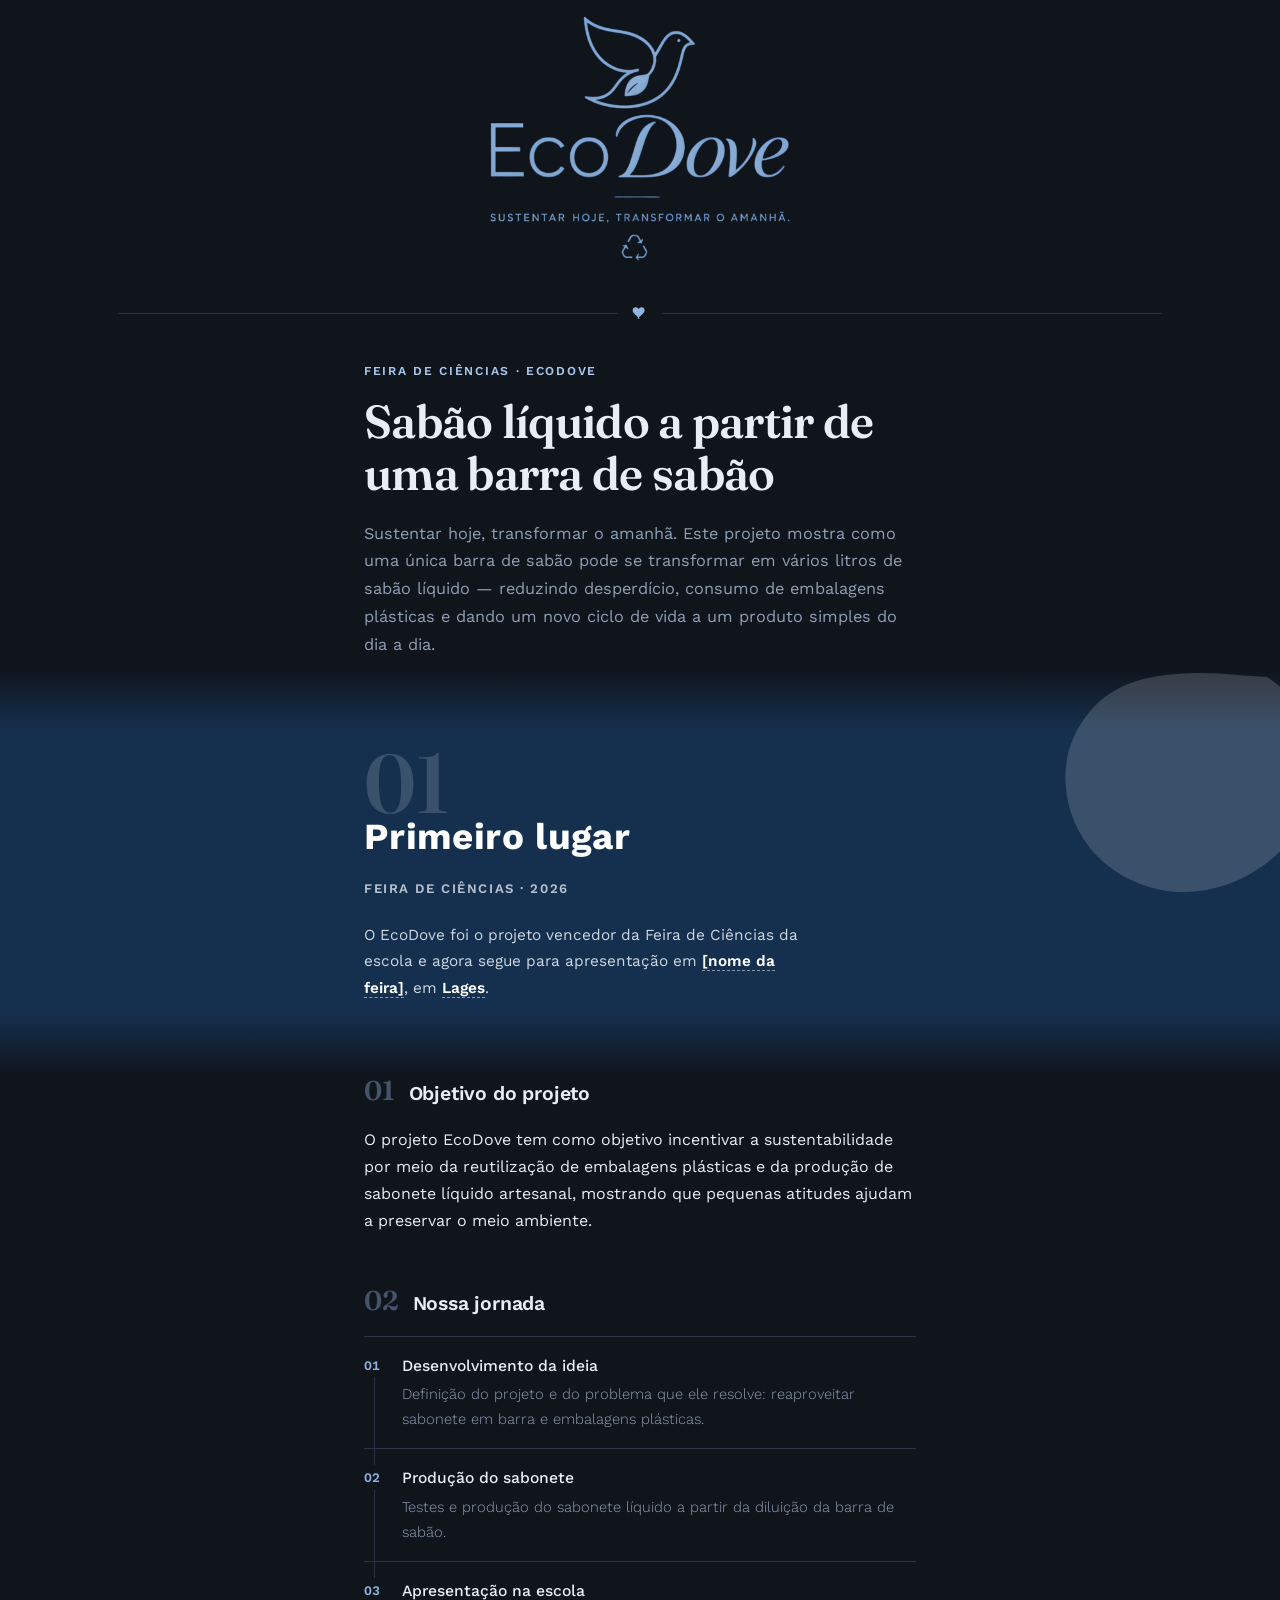
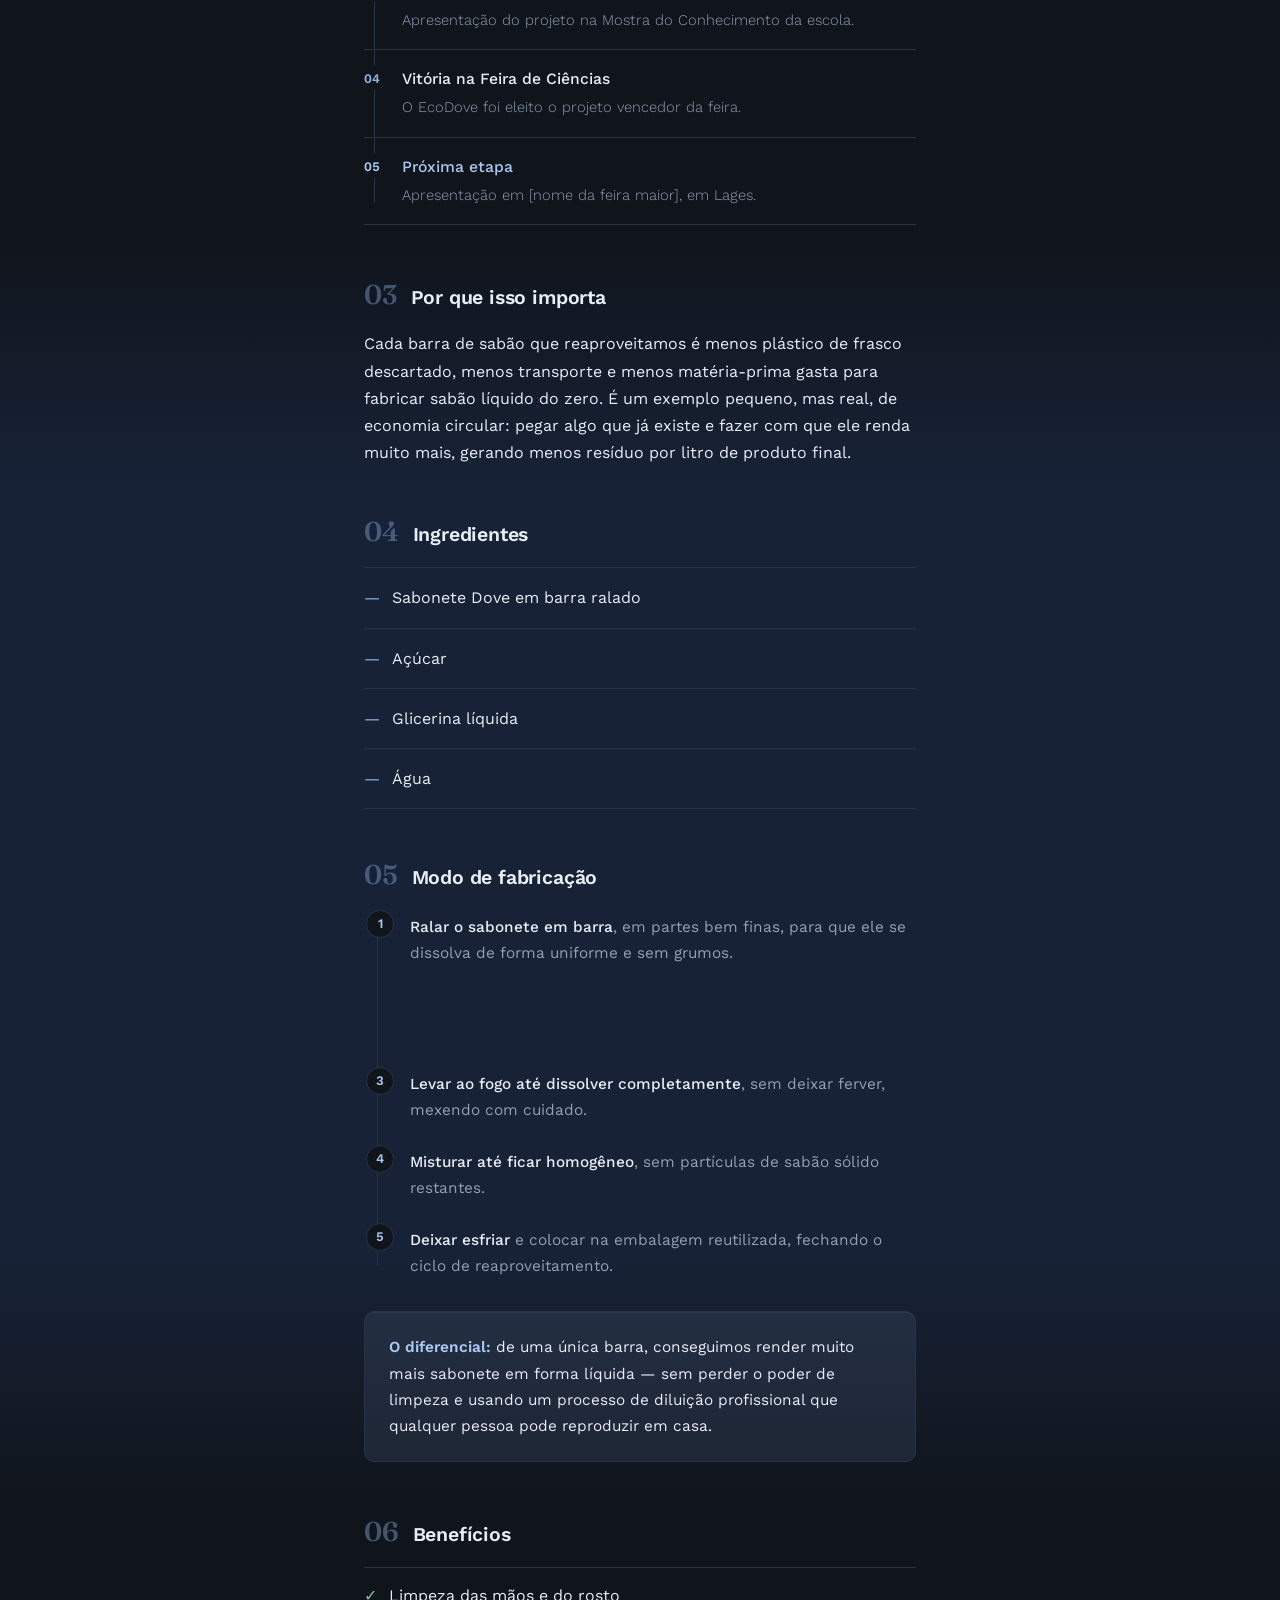
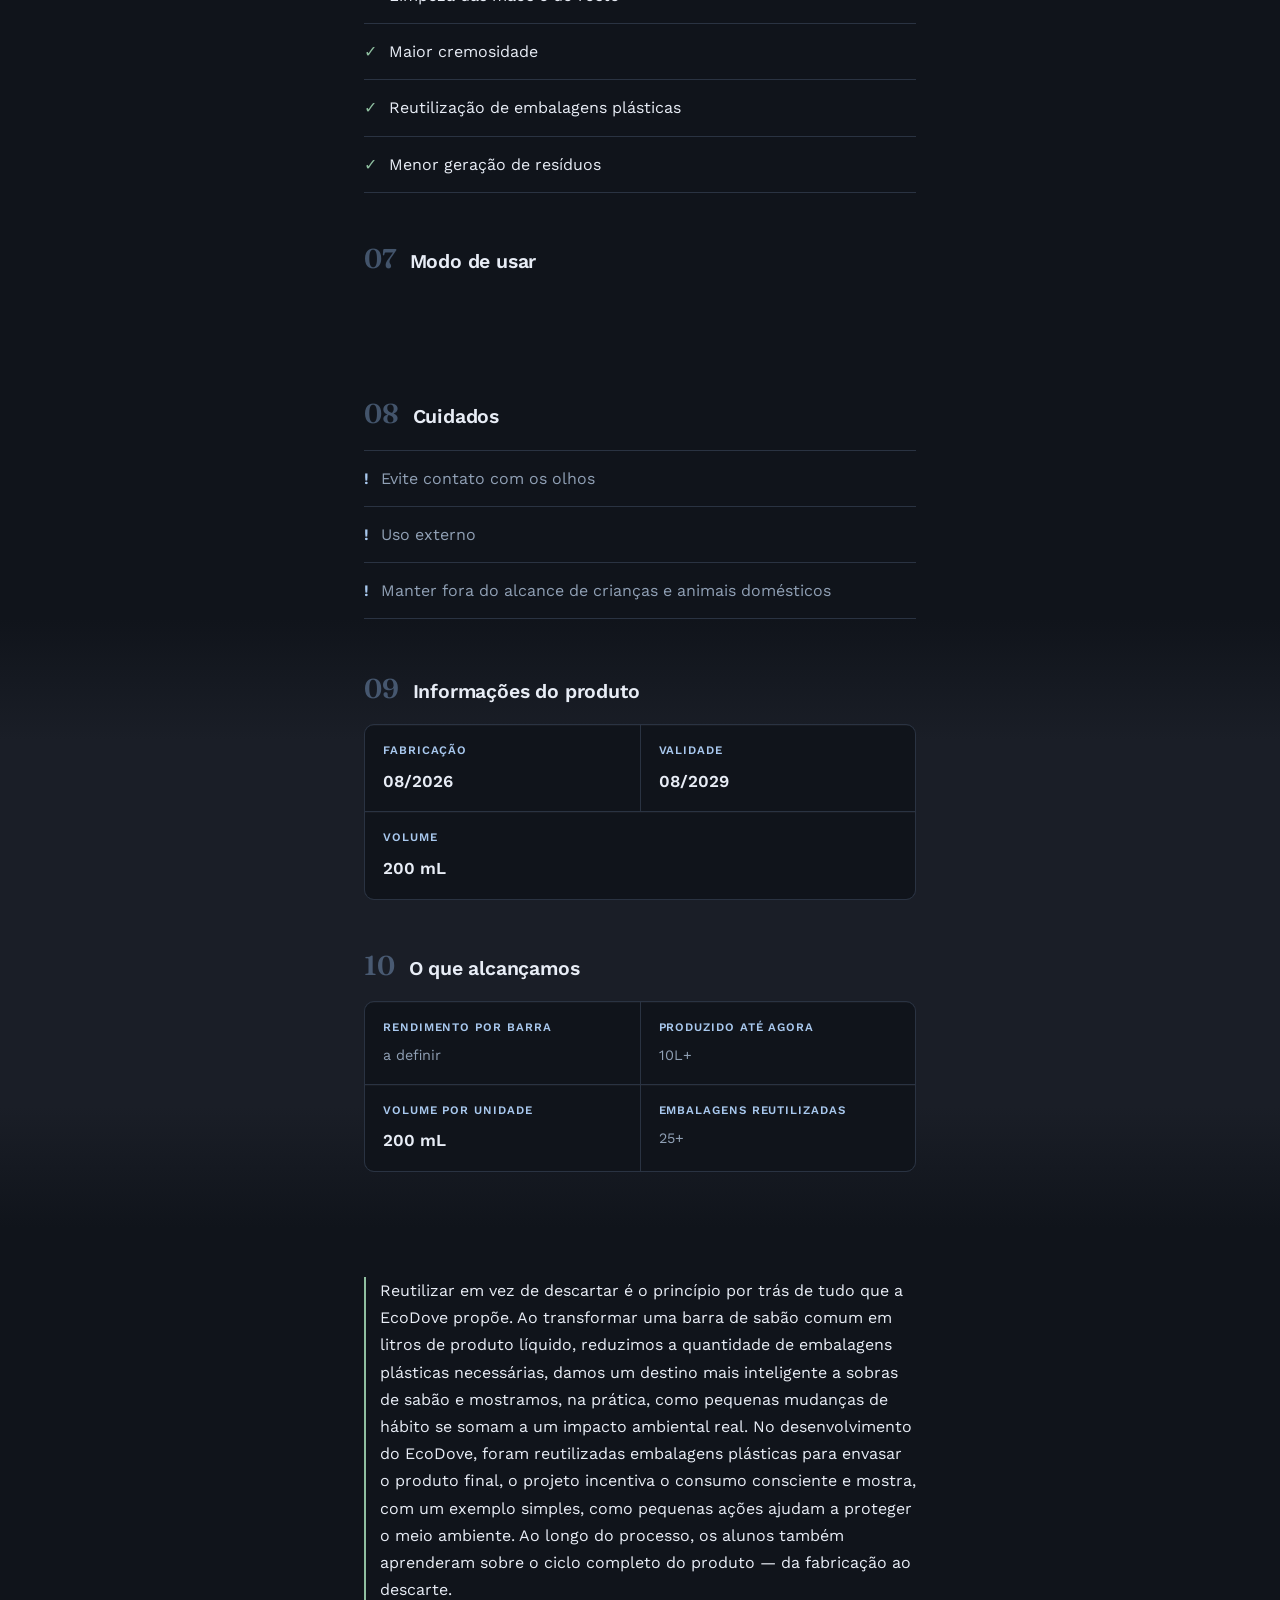
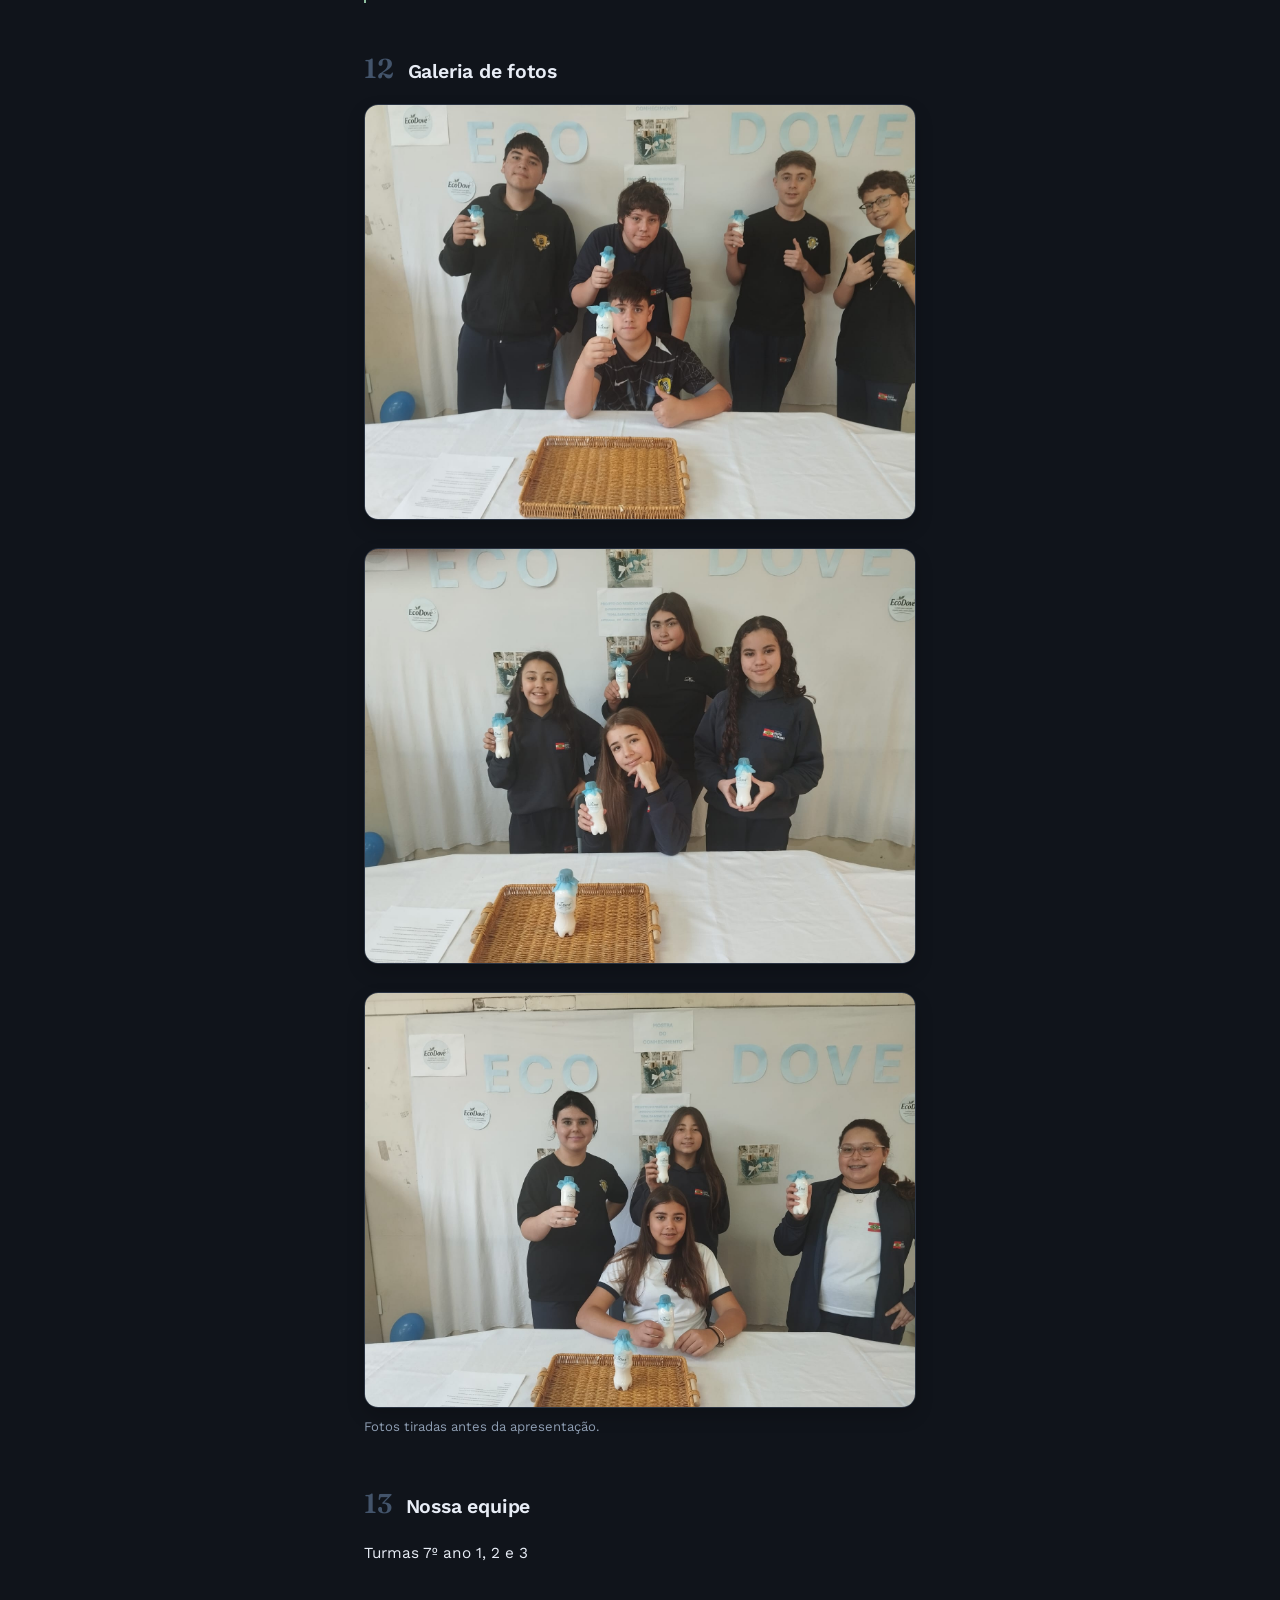
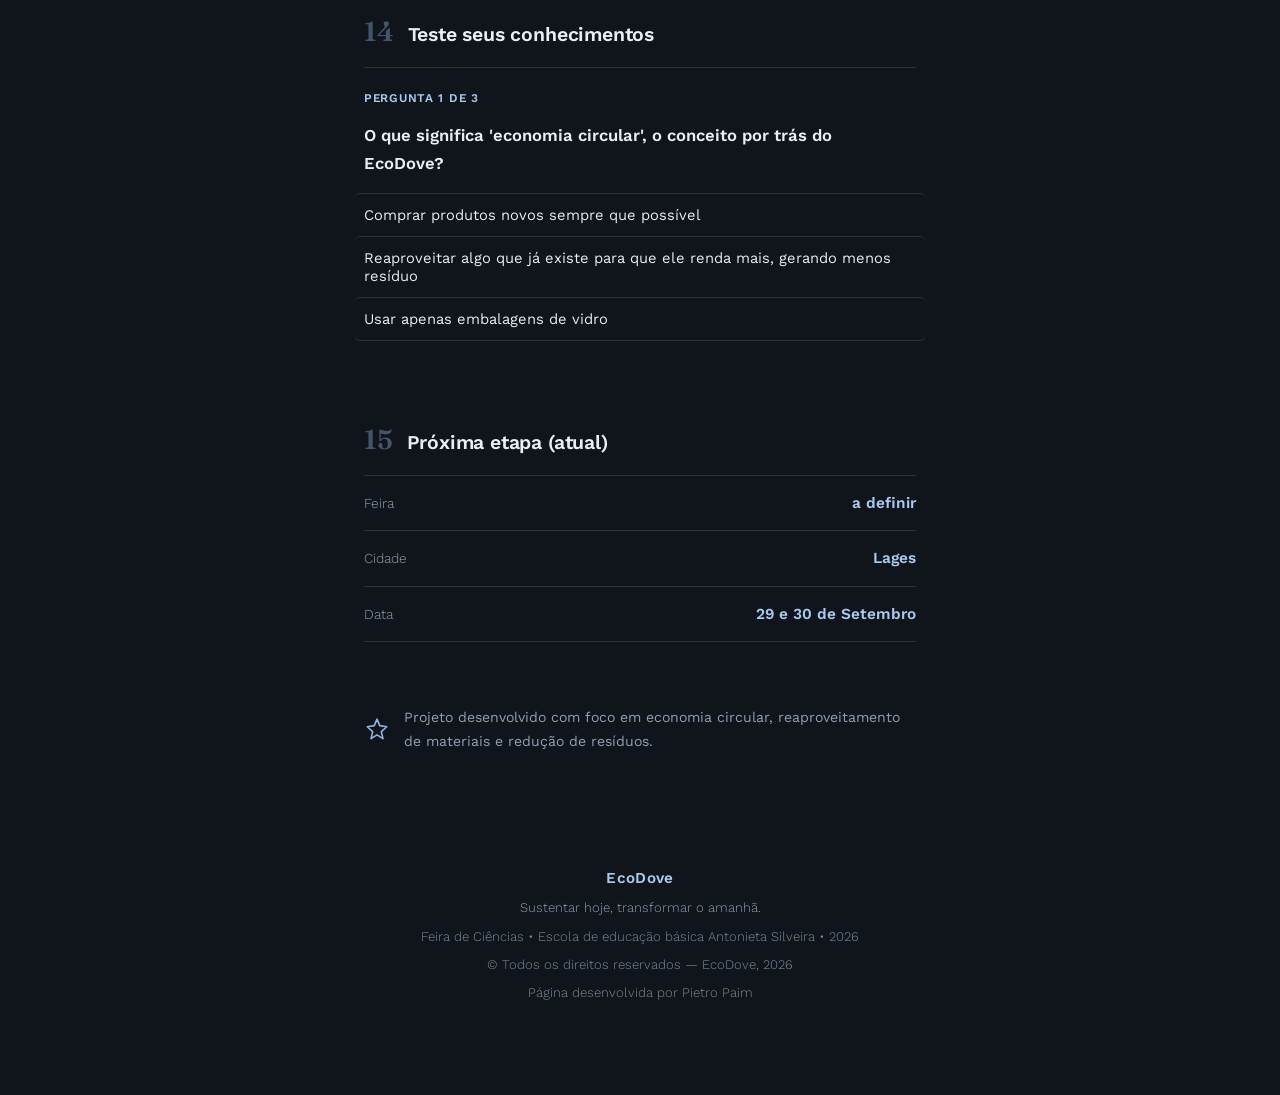
<file: index.html>
<!DOCTYPE html>
<html lang="pt-BR">
<head>
<meta charset="UTF-8">
<meta name="viewport" content="width=device-width, initial-scale=1.0">
<title>EcoDove — Sabão Líquido Sustentável</title>
<script>document.documentElement.classList.add('js');</script>
<link rel="preconnect" href="https://fonts.googleapis.com">
<link href="https://fonts.googleapis.com/css2?family=Fraunces:wght@500;600;700&family=Work+Sans:wght@300;400;500;600;700&display=swap" rel="stylesheet">
<link rel="stylesheet" href="style.css">
</head>
<body>

<div class="banner-wrap">
 <img src="EcoDove.png" alt="Logo EcoDove — pomba com folha, sustentabilidade">
</div>

<div class="divisor">
  <span class="risco"></span>
  <svg class="coracao" viewBox="0 0 24 24" fill="#8FB4E3">
    <path d="M12 20.5c-.3 0-.5-.1-.7-.3-1.6-1.4-3.1-2.7-4.4-3.9-3.6-3.2-5.9-5.3-5.9-8.3C1 5.5 3 3.5 5.5 3.5c1.5 0 2.9.7 3.8 1.9.3.4.9.4 1.3 0 .9-1.2 2.3-1.9 3.8-1.9 2.5 0 4.5 2 4.5 4.5 0 3-2.3 5.1-5.9 8.3-1.3 1.2-2.8 2.5-4.4 3.9-.2.2-.4.3-.7.3Z"/>
  </svg>
  <span class="risco"></span>
</div>

<div class="container">
  <div class="eyebrow">Feira de Ciências · EcoDove</div>
  <h1>Sabão líquido a partir de uma barra de sabão</h1>
  <p class="intro">Sustentar hoje, transformar o amanhã. Este projeto mostra como uma única barra de sabão pode se transformar em vários litros de sabão líquido — reduzindo desperdício, consumo de embalagens plásticas e dando um novo ciclo de vida a um produto simples do dia a dia.</p>
</div>

<div class="banda banda-vitoria">
  <svg class="vitoria-forma" viewBox="0 0 200 200" aria-hidden="true">
    <path fill="#ffffff" d="M45,-58.4C58.6,-49.6,69.8,-35.6,73.6,-19.9C77.4,-4.2,73.8,13.2,65.6,27.7C57.3,42.1,44.5,53.6,29.7,60.6C14.9,67.6,-1.9,70.1,-18.1,66.7C-34.3,63.4,-49.9,54.2,-60.1,40.7C-70.3,27.1,-75.1,9.1,-72.7,-7.5C-70.3,-24.1,-60.7,-39.2,-47.6,-48.2C-34.5,-57.2,-17.3,-60,0.4,-60.5C18.1,-61,36.1,-58.2,45,-58.4Z" transform="translate(100 100)"/>
  </svg>
  <div class="banda-inner">
    <div class="vitoria-numero reveal-vitoria vd1">01</div>
    <div class="vitoria-titulo reveal-vitoria vd2">Primeiro lugar</div>
    <div class="vitoria-sub reveal-vitoria vd3">Feira de Ciências · 2026</div>
    <p class="vitoria-texto reveal-vitoria vd4">O EcoDove foi o projeto vencedor da Feira de Ciências da escola e agora segue para apresentação em
      <!-- EDITAR: nome da feira maior --><span class="campo">[nome da feira]</span>, em
      <!-- EDITAR: cidade --><span class="campo">Lages</span>.
    </p>
  </div>
</div>

<div class="container">
  <h2 class="reveal"><span class="num">01</span>Objetivo do projeto</h2>
  <p class="reveal">O projeto EcoDove tem como objetivo incentivar a sustentabilidade por meio da reutilização de embalagens plásticas e da produção de sabonete líquido artesanal, mostrando que pequenas atitudes ajudam a preservar o meio ambiente.</p>

  <h2 class="reveal"><span class="num">02</span>Nossa jornada</h2>
  <div class="jornada">
    <div class="jornada-item reveal">
      <div class="j-marca">01</div>
      <div>
        <div class="j-titulo">Desenvolvimento da ideia</div>
        <div class="j-desc">Definição do projeto e do problema que ele resolve: reaproveitar sabonete em barra e embalagens plásticas.</div>
      </div>
    </div>
    <div class="jornada-item reveal">
      <div class="j-marca">02</div>
      <div>
        <div class="j-titulo">Produção do sabonete</div>
        <div class="j-desc">Testes e produção do sabonete líquido a partir da diluição da barra de sabão.</div>
      </div>
    </div>
    <div class="jornada-item reveal">
      <div class="j-marca">03</div>
      <div>
        <div class="j-titulo">Apresentação na escola</div>
        <div class="j-desc">Apresentação do projeto na Mostra do Conhecimento da escola.</div>
      </div>
    </div>
    <div class="jornada-item reveal">
      <div class="j-marca">04</div>
      <div>
        <div class="j-titulo">Vitória na Feira de Ciências</div>
        <div class="j-desc">O EcoDove foi eleito o projeto vencedor da feira.</div>
      </div>
    </div>
    <div class="jornada-item atual reveal">
      <div class="j-marca">05</div>
      <div>
        <div class="j-titulo">Próxima etapa</div>
        <div class="j-desc">Apresentação em <!-- EDITAR: nome da feira maior -->[nome da feira maior], em Lages.</div>
      </div>
    </div>
  </div>
</div>

<div class="banda banda-suave">
  <div class="banda-inner">
    <h2 class="reveal"><span class="num">03</span>Por que isso importa</h2>
    <p class="reveal">Cada barra de sabão que reaproveitamos é menos plástico de frasco descartado, menos transporte e menos matéria-prima gasta para fabricar sabão líquido do zero. É um exemplo pequeno, mas real, de economia circular: pegar algo que já existe e fazer com que ele renda muito mais, gerando menos resíduo por litro de produto final.</p>

    <h2 class="reveal"><span class="num">04</span>Ingredientes</h2>
    <ul class="ingredientes reveal">
      <li>Sabonete Dove em barra ralado</li>
      <li>Açúcar</li>
      <li>Glicerina líquida</li>
      <li>Água</li>
    </ul>

    <h2 class="reveal"><span class="num">05</span>Modo de fabricação</h2>
    <div class="grid-passos">
      <div class="passo reveal">
        <div class="bolinha">1</div>
        <p><strong>Ralar o sabonete em barra</strong>, em partes bem finas, para que ele se dissolva de forma uniforme e sem grumos.</p>
      </div>
      <div class="passo reveal">
        <div class="bolinha">2</div>
        <p><strong>Adicionar os demais ingredientes</strong> — açúcar, glicerina líquida e água — ao sabonete ralado.</p>
      </div>
      <div class="passo reveal">
        <div class="bolinha">3</div>
        <p><strong>Levar ao fogo até dissolver completamente</strong>, sem deixar ferver, mexendo com cuidado.</p>
      </div>
      <div class="passo reveal">
        <div class="bolinha">4</div>
        <p><strong>Misturar até ficar homogêneo</strong>, sem partículas de sabão sólido restantes.</p>
      </div>
      <div class="passo reveal">
        <div class="bolinha">5</div>
        <p><strong>Deixar esfriar</strong> e colocar na embalagem reutilizada, fechando o ciclo de reaproveitamento.</p>
      </div>
    </div>

    <div class="destaque reveal">
      <p><strong>O diferencial:</strong> de uma única barra, conseguimos render muito mais sabonete em forma líquida — sem perder o poder de limpeza e usando um processo de diluição profissional que qualquer pessoa pode reproduzir em casa.</p>
    </div>
  </div>
</div>

<div class="container">
  <h2 class="reveal"><span class="num">06</span>Benefícios</h2>
  <ul class="beneficios reveal">
    <li>Limpeza das mãos e do rosto</li>
    <li>Maior cremosidade</li>
    <li>Reutilização de embalagens plásticas</li>
    <li>Menor geração de resíduos</li>
  </ul>

  <h2 class="reveal"><span class="num">07</span>Modo de usar</h2>
  <p class="reveal">Molhe as mãos, aplique uma pequena quantidade do sabonete, esfregue e enxágue bem.</p>

  <h2 class="reveal"><span class="num">08</span>Cuidados</h2>
  <ul class="cuidados reveal">
    <li>Evite contato com os olhos</li>
    <li>Uso externo</li>
    <li>Manter fora do alcance de crianças e animais domésticos</li>
  </ul>
</div>

<div class="banda banda-cinza">
  <div class="banda-inner">
    <h2 class="reveal"><span class="num">09</span>Informações do produto</h2>
    <div class="info-grid">
      <div class="info-item reveal">
        <div class="rotulo">Fabricação</div>
        <div class="valor">08/2026</div>
      </div>
      <div class="info-item reveal">
        <div class="rotulo">Validade</div>
        <div class="valor">08/2029</div>
      </div>
      <div class="info-item reveal" style="grid-column: span 2;">
        <div class="rotulo">Volume</div>
        <div class="valor">200 mL</div>
      </div>
    </div>

    <h2 class="reveal"><span class="num">10</span>O que alcançamos</h2>
    <div class="info-grid">
      <div class="info-item reveal">
        <div class="rotulo">Rendimento por barra</div>
        <!-- EDITAR: quanto de sabonete líquido uma barra rende -->
        <div class="valor editavel">a definir</div>
      </div>
      <div class="info-item reveal">
        <div class="rotulo">Produzido até agora</div>
        <!-- EDITAR: quantidade total de sabonete produzido -->
        <div class="valor editavel">10L+</div>
      </div>
      <div class="info-item reveal">
        <div class="rotulo">Volume por unidade</div>
        <div class="valor">200 mL</div>
      </div>
      <div class="info-item reveal">
        <div class="rotulo">Embalagens reutilizadas</div>
        <!-- EDITAR: quantidade de embalagens plásticas reaproveitadas -->
        <div class="valor editavel">25+</div>
      </div>
    </div>
  </div>
</div>

<div class="container final">
  <h2 class="reveal"><span class="num">11</span>Sustentabilidade na prática</h2>
  <div class="sustentabilidade-destaque reveal">
    <p>Reutilizar em vez de descartar é o princípio por trás de tudo que a EcoDove propõe. Ao transformar uma barra de sabão comum em litros de produto líquido, reduzimos a quantidade de embalagens plásticas necessárias, damos um destino mais inteligente a sobras de sabão e mostramos, na prática, como pequenas mudanças de hábito se somam a um impacto ambiental real. No desenvolvimento do EcoDove, foram reutilizadas embalagens plásticas para envasar o produto final, o projeto incentiva o consumo consciente e mostra, com um exemplo simples, como pequenas ações ajudam a proteger o meio ambiente. Ao longo do processo, os alunos também aprenderam sobre o ciclo completo do produto — da fabricação ao descarte.</p>
  </div>

  <h2 class="reveal"><span class="num">12</span>Galeria de fotos</h2>
  <div class="galeria">
    <div class="galeria-item reveal">
      <img src="imagem1.jpeg" alt="Equipe EcoDove apresentando o sabonete líquido na Mostra do Conhecimento">
    </div>
    <div class="galeria-item reveal">
      <img src="imagem2.jpeg" alt="Equipe EcoDove com os frascos de sabonete produzidos">
    </div>
    <div class="galeria-item reveal">
      <img src="imagem3.jpeg" alt="Equipe EcoDove no estande do projeto">
    </div>
  </div>
  <p class="galeria-legenda">Fotos tiradas antes da apresentação.</p>

  <h2 class="reveal"><span class="num">13</span>Nossa equipe</h2>
  <div class="equipe reveal">
    <p>Turmas 7º ano 1, 2 e 3</p>
  </div>
  <!-- EDITAR: adicionar os nomes dos integrantes aqui -->
  

  <h2 class="reveal"><span class="num">14</span>Teste seus conhecimentos</h2>
  <div class="quiz reveal">
    <div id="quiz-jogo">
      <div class="quiz-progresso" id="quiz-progresso">Pergunta 1 de 3</div>
      <div class="quiz-pergunta" id="quiz-pergunta"></div>
      <div class="quiz-opcoes" id="quiz-opcoes"></div>
      <div class="quiz-feedback" id="quiz-feedback"></div>
      <button class="quiz-proximo" id="quiz-proximo">Próxima pergunta →</button>
    </div>
    <div id="quiz-resultado" class="quiz-resultado" style="display:none;">
      <div class="r-titulo" id="quiz-resultado-titulo"></div>
      <p class="r-texto" id="quiz-resultado-texto"></p>
      <button class="quiz-reiniciar" id="quiz-reiniciar">Refazer o quiz</button>
    </div>
  </div>

  <h2 class="reveal"><span class="num">15</span>Próxima etapa (atual)</h2>
  <div class="proxima-etapa reveal">
    <div class="pe-linha">
      <span class="pe-rotulo">Feira</span>
      <!-- EDITAR: nome da feira maior -->
      <span class="pe-valor">a definir</span>
    </div>
    <div class="pe-linha">
      <span class="pe-rotulo">Cidade</span>
      <!-- EDITAR: cidade da feira -->
      <span class="pe-valor">Lages</span>
    </div>
    <div class="pe-linha">
      <span class="pe-rotulo">Data</span>
      <!-- EDITAR: data da feira -->
      <span class="pe-valor">29 e 30 de Setembro</span>
    </div>
  </div>

  <div class="selo reveal">
    <svg viewBox="0 0 24 24" fill="none" stroke="#8FB4E3" stroke-width="1.5">
      <path d="M12 2 L14.5 8 L21 9 L16 13.5 L17.5 20 L12 16.5 L6.5 20 L8 13.5 L3 9 L9.5 8 Z" stroke-linejoin="round"/>
    </svg>
    <p>Projeto desenvolvido com foco em economia circular, reaproveitamento de materiais e redução de resíduos.</p>
  </div>

  <footer>
    <div class="marca">EcoDove</div>
    <div>Sustentar hoje, transformar o amanhã.</div>
    <div class="linha2">Feira de Ciências • Escola de educação básica Antonieta Silveira • 2026</div>
    <div class="linha2">© Todos os direitos reservados — EcoDove, 2026</div>
       <div class="linha2">Página desenvolvida por Pietro Paim</div>
  </footer>
</div>

<script src="script.js"></script>

</body>
</html>
</file>
<file: style.css>
:root{
    --color-bg: #10141b;
    --color-accent: #8FB4E3;
    --color-accent-deep: #A9C9EF;
    --color-accent-soft: rgba(143,180,227,0.10);
    --color-text: #E8EDF6;
    --color-muted: #90A0B5;
    --color-line: #2A3342;
    --bg-suave: #172236;
    --bg-cinza: #1A1E27;
    --bg-vitoria: #15304F;
    --color-verde: #8FBFA0;
    --font-display: 'Fraunces', serif;
    --font-body: 'Work Sans', sans-serif;
  }

  *{ box-sizing:border-box; margin:0; padding:0; }
  html{ overflow-x:hidden; }
  body{
    background:var(--color-bg);
    color:var(--color-text);
    font-family:var(--font-body);
    font-weight:300;
    line-height:1.7;
    -webkit-font-smoothing:antialiased;
    overflow-x:hidden;
  }
  .container{ max-width:600px; margin:0 auto; padding:0 24px; }
  .container.final{ padding-bottom:90px; }
  .container > h2:first-child,
  .banda-inner > h2:first-child{ margin-top:0; }

  .eyebrow{
    font-size:0.76rem; letter-spacing:0.14em; text-transform:uppercase;
    color:var(--color-accent-deep); font-weight:600; margin-bottom:14px;
  }
  h1{
    font-family:var(--font-display); font-weight:600;
    font-size:clamp(2rem, 7vw, 2.9rem); letter-spacing:-0.015em; line-height:1.12;
    margin-bottom:20px; color:var(--color-text);
  }
  p.intro{ color:var(--color-muted); font-size:1.02rem; margin-bottom:8px; font-weight:400; }

  h2{
    display:flex; align-items:baseline; gap:14px;
    font-family:var(--font-body); font-weight:600;
    font-size:1.22rem; letter-spacing:-0.01em;
    margin:52px 0 16px; color:var(--color-text);
  }
  h2 .num{
    font-family:var(--font-display); font-weight:600;
    font-size:1.7rem; color:var(--color-accent); opacity:0.4;
    line-height:1; flex-shrink:0;
    font-variant-numeric:tabular-nums;
  }

  p{ font-weight:400; }

  ul.ingredientes{ list-style:none; }
  ul.ingredientes li{
    padding:16px 0; border-top:1px solid var(--color-line);
    display:flex; align-items:baseline; gap:12px; font-weight:400;
  }
  ul.ingredientes li:last-child{ border-bottom:1px solid var(--color-line); }
  ul.ingredientes li::before{
    content:"—"; color:var(--color-accent); flex-shrink:0;
  }

  .destaque{
    background:var(--color-accent-soft); border-radius:10px;
    padding:22px 24px; margin-top:32px; border:1px solid var(--color-line);
    box-shadow:inset 0 1px 0 rgba(255,255,255,0.04);
    transition:transform 0.25s ease;
  }
  @media (hover:hover) and (pointer:fine){
    .destaque:hover{ transform:translateY(-2px); }
  }
  .destaque p{ font-size:0.96rem; color:var(--color-text); }
  .destaque strong{ color:var(--color-accent-deep); font-weight:600; }

  .grid-passos{
    position:relative; display:flex; flex-direction:column; gap:22px; margin-top:8px;
    padding-left:2px;
  }
  .grid-passos::before{
    content:""; position:absolute; left:13px; top:14px; bottom:14px; width:1px;
    background:var(--color-line);
  }
  .passo{
    position:relative; display:flex; gap:16px; align-items:flex-start;
  }
  .passo .bolinha{
    position:relative; z-index:1;
    flex-shrink:0; width:28px; height:28px; border-radius:50%;
    background:var(--color-bg); border:1px solid var(--color-line);
    display:flex; align-items:center; justify-content:center;
    font-family:var(--font-body); font-weight:600; color:var(--color-accent-deep);
    font-size:0.82rem;
  }
  .passo p{ color:var(--color-muted); font-size:0.96rem; padding-top:4px; }
  .passo strong{ color:var(--color-text); font-weight:500; }

  .selo{
    display:flex; align-items:center; gap:14px; margin-top:44px;
    padding:20px 0;
  }
  .selo svg{ flex-shrink:0; width:26px; height:26px; }
  .selo p{ font-size:0.88rem; color:var(--color-muted); }

  footer{
    margin-top:64px; padding-top:28px;
    color:var(--color-muted); font-size:0.82rem; text-align:center;
  }
  footer .marca{
    font-family:var(--font-body); font-weight:600; letter-spacing:0.02em;
    color:var(--color-accent-deep); font-size:0.95rem; margin-bottom:6px;
  }
  footer .linha2{ margin-top:6px; opacity:0.85; }

  .saiba-mais{ margin-top:36px; text-align:center; }
  .saiba-mais a{
    font-family:var(--font-body); font-weight:500; font-size:0.9rem;
    color:var(--color-accent-deep); text-decoration:underline; text-underline-offset:3px;
    transition:color 0.2s ease;
  }
  @media (hover:hover) and (pointer:fine){
    .saiba-mais a:hover{ color:var(--color-text); }
  }

  .instagram{ margin-top:12px; text-align:center; }
  .instagram a{
    display:inline-flex; align-items:center; gap:8px;
    font-family:var(--font-body); font-weight:500; font-size:0.9rem;
    color:var(--color-accent-deep); text-decoration:underline; text-underline-offset:3px;
    transition:color 0.2s ease;
  }
  @media (hover:hover) and (pointer:fine){
    .instagram a:hover{ color:var(--color-text); }
  }
  .instagram svg{ flex-shrink:0; width:15px; height:15px; }

  .banner-wrap{
    width:100%; display:flex; justify-content:center; overflow:hidden; padding:0;
  }
  .banner-wrap img{ width:100%; height:auto; display:block; }

  .divisor{
    display:flex; align-items:center; justify-content:center; gap:14px;
    padding:28px 24px 40px;
  }
  .divisor .risco{
    flex:1; max-width:500px; height:1px; background:var(--color-line);
  }
  .divisor svg.coracao{ flex-shrink:0; width:16px; height:16px; }

  ul.beneficios{ list-style:none; }
  ul.beneficios li{
    padding:14px 0; border-top:1px solid var(--color-line);
    display:flex; align-items:baseline; gap:12px; font-weight:400;
  }
  ul.beneficios li:last-child{ border-bottom:1px solid var(--color-line); }
  ul.beneficios li::before{ content:"✓"; color:var(--color-verde); flex-shrink:0; }

  ul.cuidados{ list-style:none; }
  ul.cuidados li{
    padding:14px 0; border-top:1px solid var(--color-line);
    display:flex; align-items:baseline; gap:12px; font-weight:400; color:var(--color-muted);
  }
  ul.cuidados li:last-child{ border-bottom:1px solid var(--color-line); }
  ul.cuidados li::before{ content:"!"; color:var(--color-accent-deep); flex-shrink:0; font-weight:600; }

  .info-grid{
    display:grid; grid-template-columns:1fr 1fr; gap:1px; margin-top:16px;
    border:1px solid var(--color-line); border-radius:10px; overflow:hidden;
    background:var(--color-line);
  }
  .info-item{
    background:var(--color-bg); padding:16px 18px;
    box-shadow:inset 0 1px 0 rgba(255,255,255,0.03);
    transition:transform 0.25s ease, background-color 0.25s ease;
  }
  @media (hover:hover) and (pointer:fine){
    .info-item:hover{ transform:translateY(-2px); background-color:#12171f; }
  }
  .info-item .rotulo{
    font-size:0.72rem; letter-spacing:0.08em; text-transform:uppercase;
    color:var(--color-accent-deep); font-weight:600; margin-bottom:6px;
  }
  .info-item .valor{ font-family:var(--font-body); font-weight:600; font-size:1.05rem; color:var(--color-text); }
  .info-item .valor.editavel{ color:var(--color-muted); font-weight:400; font-size:0.9rem; }

  @media (max-width:420px){
    .info-grid{ grid-template-columns:1fr; }
  }

  .galeria{
    display:flex; flex-direction:column; gap:28px; margin-top:16px;
    align-items:stretch;
  }
  .galeria-item{
    display:flex; flex-direction:column; width:100%;
  }
  .galeria-item img{
    width:100%; height:auto; display:block; border:1px solid var(--color-line);
    border-radius:14px; object-fit:cover; box-shadow:0 8px 18px rgba(0,0,0,0.18);
    transition:opacity 0.3s ease, transform 0.3s ease;
  }
  @media (hover:hover) and (pointer:fine){
    .galeria-item img:hover{ opacity:0.94; transform:translateY(-2px); }
  }
  .galeria-legenda{
    margin-top:8px; font-size:0.82rem; color:var(--color-muted);
  }

  .equipe{ margin-top:8px; }
  .equipe p{ color:var(--color-text); font-size:0.96rem; }
  .equipe-editavel{
    margin-top:10px; font-size:0.82rem; color:var(--color-muted);
  }

  /* Nossa jornada */
  .jornada{ position:relative; display:flex; flex-direction:column; gap:0; margin-top:8px; }
  .jornada::before{
    content:""; position:absolute; left:10px; top:22px; bottom:22px; width:1px;
    background:var(--color-line);
  }
  .jornada-item{
    position:relative; display:flex; gap:16px; align-items:flex-start; padding:16px 0;
    border-top:1px solid var(--color-line);
  }
  .jornada-item:last-child{ border-bottom:1px solid var(--color-line); }
  .jornada-item .j-marca{
    position:relative; z-index:1; background:var(--color-bg);
    flex-shrink:0; width:22px; padding-top:2px;
    font-family:var(--font-body); font-weight:600; color:var(--color-accent);
    font-size:0.82rem; font-variant-numeric:tabular-nums;
  }
  .jornada-item .j-titulo{ font-weight:500; color:var(--color-text); font-size:0.98rem; margin-bottom:3px; }
  .jornada-item .j-desc{ color:var(--color-muted); font-size:0.92rem; }
  .jornada-item.atual .j-titulo{ color:var(--color-accent-deep); }
  .jornada-item.atual .j-marca{ color:var(--color-accent-deep); }

  /* Sustentabilidade — toque de verde pontual */
  .sustentabilidade-destaque{
    border-left:2px solid var(--color-verde); padding-left:14px;
  }

  /* Quiz */
  .quiz{ margin-top:8px; border-top:1px solid var(--color-line); padding-top:20px; }
  .quiz-progresso{
    font-size:0.74rem; letter-spacing:0.06em; text-transform:uppercase;
    color:var(--color-accent-deep); font-weight:600; margin-bottom:14px;
  }
  #quiz-jogo{ transition:opacity 0.25s ease; }
  .quiz-pergunta{ font-family:var(--font-body); font-weight:600; font-size:1.04rem; margin-bottom:14px; color:var(--color-text); }
  .quiz-opcoes{ display:flex; flex-direction:column; }
  .quiz-opcao{
    text-align:left; padding:12px 10px; margin:0 -10px; border-top:1px solid var(--color-line);
    border-left:none; border-right:none; border-bottom:none; border-radius:6px;
    background:none; color:var(--color-text); font-family:var(--font-body);
    font-size:0.92rem; cursor:pointer; transition:background-color 0.2s ease, transform 0.2s ease;
  }
  .quiz-opcoes .quiz-opcao:last-child{ border-bottom:1px solid var(--color-line); }
  @media (hover:hover) and (pointer:fine){
    .quiz-opcao:not(:disabled):hover{ background-color:var(--color-accent-soft); transform:translateX(3px); }
  }
  .quiz-opcao.certa{ color:#7FD9A0; font-weight:600; }
  .quiz-opcao.errada{ color:#E39B9B; text-decoration:line-through; }
  .quiz-opcao:disabled{ cursor:default; }
  .quiz-feedback{ margin-top:14px; font-size:0.88rem; color:var(--color-muted); min-height:1.4em; }
  .quiz-proximo{
    display:none; margin-top:16px; background:none; border:none;
    color:var(--color-accent-deep); text-decoration:underline; text-underline-offset:3px;
    font-family:var(--font-body); font-size:0.86rem; cursor:pointer; padding:0;
    transition:color 0.2s ease;
  }
  .quiz-proximo:hover{ color:var(--color-text); }
  .quiz-resultado{ transition:opacity 0.25s ease; }
  .quiz-resultado .r-titulo{ font-family:var(--font-body); font-weight:600; font-size:1.15rem; color:var(--color-accent-deep); margin-bottom:6px; }
  .quiz-resultado .r-texto{ color:var(--color-muted); font-size:0.9rem; margin-bottom:14px; }
  .quiz-reiniciar{
    background:none; border:none; color:var(--color-accent-deep);
    text-decoration:underline; text-underline-offset:3px;
    font-family:var(--font-body); font-size:0.86rem; cursor:pointer; padding:0;
    transition:color 0.2s ease;
  }
  @media (hover:hover) and (pointer:fine){
    .quiz-proximo:hover{ color:var(--color-text); }
    .quiz-reiniciar:hover{ color:var(--color-text); }
  }

  /* Próxima etapa */
  .proxima-etapa{ margin-top:8px; }
  .pe-linha{
    display:flex; justify-content:space-between; align-items:baseline; gap:12px;
    padding:14px 0; border-top:1px solid var(--color-line);
  }
  .pe-linha:last-child{ border-bottom:1px solid var(--color-line); }
  .pe-linha .pe-rotulo{ font-size:0.86rem; color:var(--color-muted); }
  .pe-linha .pe-valor{ font-family:var(--font-body); font-weight:600; color:var(--color-accent-deep); font-size:0.96rem; text-align:right; }

  /* ---- Faixas de fundo com transição suave ---- */
  .banda{
    width:100vw; position:relative; left:50%; margin-left:-50vw;
  }
  .banda-inner{ max-width:600px; margin:0 auto; padding:0 24px; }
  .banda-suave{
    background:linear-gradient(180deg, var(--color-bg) 0%, var(--bg-suave) 20%, var(--bg-suave) 80%, var(--color-bg) 100%);
    padding:56px 0;
  }
  .banda-cinza{
    background:linear-gradient(180deg, var(--color-bg) 0%, var(--bg-cinza) 20%, var(--bg-cinza) 80%, var(--color-bg) 100%);
    padding:56px 0;
  }

  /* ---- Seção da vitória ---- */
  .banda-vitoria{
    background:linear-gradient(180deg, var(--color-bg) 0%, var(--bg-vitoria) 16%, var(--bg-vitoria) 84%, var(--color-bg) 100%);
    padding:76px 0; color:#EDF3FC; overflow:hidden; position:relative;
  }
  .vitoria-forma{
    position:absolute; top:-60px; right:-80px; width:340px; height:340px;
    opacity:0.16; pointer-events:none;
  }
  .vitoria-numero{
    font-family:var(--font-display); font-weight:600;
    font-size:clamp(3.4rem, 13vw, 5.2rem); line-height:1;
    color:rgba(255,255,255,0.16); margin-bottom:-20px; position:relative;
  }
  .vitoria-titulo{
    font-family:var(--font-body); font-weight:700;
    font-size:clamp(1.7rem, 6vw, 2.3rem); letter-spacing:0.01em;
    color:#fff; position:relative;
  }
  .vitoria-sub{
    font-family:var(--font-body); font-weight:600; letter-spacing:0.12em; text-transform:uppercase;
    font-size:0.82rem; color:rgba(237,243,252,0.75); margin-top:10px; margin-bottom:22px;
  }
  .vitoria-texto{ color:rgba(237,243,252,0.86); font-size:0.96rem; max-width:440px; }
  .vitoria-texto .campo{
    color:#fff; font-weight:600; border-bottom:1px dashed rgba(255,255,255,0.5);
  }

  @media (max-width:640px){
    .banda-suave, .banda-cinza{ padding:44px 0; }
    .banda-vitoria{ padding:60px 0; }
    .vitoria-forma{ width:240px; height:240px; top:-40px; right:-60px; }
  }

  /* ---- Motion: revelação suave ao rolar ----
     Estado padrão = totalmente visível. Isso garante que, se o JS não
     carregar/rodar por qualquer motivo, o conteúdo nunca fica invisível.
     O estado "escondido antes de animar" só é ativado quando o próprio
     JS confirma que está rodando (adicionando a classe "js" no <html>). */
  .reveal, .reveal-scale, .reveal-vitoria{
    opacity:1; transform:none;
  }

  html.js .reveal{
    opacity:0; transform:translateY(16px);
    transition:opacity 0.6s ease, transform 0.6s ease;
  }
  html.js .reveal.visible{ opacity:1; transform:translateY(0); }

  html.js .reveal-scale{
    opacity:0; transform:scale(0.97);
    transition:opacity 0.6s ease, transform 0.6s ease;
  }
  html.js .reveal-scale.visible{ opacity:1; transform:scale(1); }

  html.js .reveal-vitoria{
    opacity:0; transform:translateY(20px);
    transition:opacity 0.7s ease, transform 0.7s ease;
  }
  html.js .reveal-vitoria.visible{ opacity:1; transform:translateY(0); }

  .reveal-vitoria.vd1{ transition-delay:0ms; }
  .reveal-vitoria.vd2{ transition-delay:110ms; }
  .reveal-vitoria.vd3{ transition-delay:220ms; }
  .reveal-vitoria.vd4{ transition-delay:330ms; }

  .jornada-item.reveal:nth-child(1){ transition-delay:0ms; }
  .jornada-item.reveal:nth-child(2){ transition-delay:60ms; }
  .jornada-item.reveal:nth-child(3){ transition-delay:120ms; }
  .jornada-item.reveal:nth-child(4){ transition-delay:180ms; }
  .jornada-item.reveal:nth-child(5){ transition-delay:240ms; }

  .passo.reveal:nth-child(1){ transition-delay:0ms; }
  .passo.reveal:nth-child(2){ transition-delay:70ms; }
  .passo.reveal:nth-child(3){ transition-delay:140ms; }
  .passo.reveal:nth-child(4){ transition-delay:210ms; }
  .passo.reveal:nth-child(5){ transition-delay:280ms; }

  .info-item.reveal:nth-child(1){ transition-delay:0ms; }
  .info-item.reveal:nth-child(2){ transition-delay:80ms; }
  .info-item.reveal:nth-child(3){ transition-delay:160ms; }
  .info-item.reveal:nth-child(4){ transition-delay:240ms; }

  .galeria-item.reveal:nth-child(1){ transition-delay:0ms; }
  .galeria-item.reveal:nth-child(2){ transition-delay:100ms; }
  .galeria-item.reveal:nth-child(3){ transition-delay:200ms; }

  @media (prefers-reduced-motion: reduce){
    .reveal, .reveal-scale, .reveal-vitoria{
      opacity:1 !important; transform:none !important; transition:none !important;
    }
    #quiz-jogo, .quiz-resultado{ transition:none !important; }
    .galeria-item img, .saiba-mais a, .instagram a, .quiz-opcao, .quiz-proximo, .quiz-reiniciar,
    .destaque, .info-item{
      transition:none !important;
    }
  }

  a:focus-visible,
  button:focus-visible{
    outline:2px solid var(--color-accent-deep);
    outline-offset:3px;
    border-radius:4px;
  }
</file>
